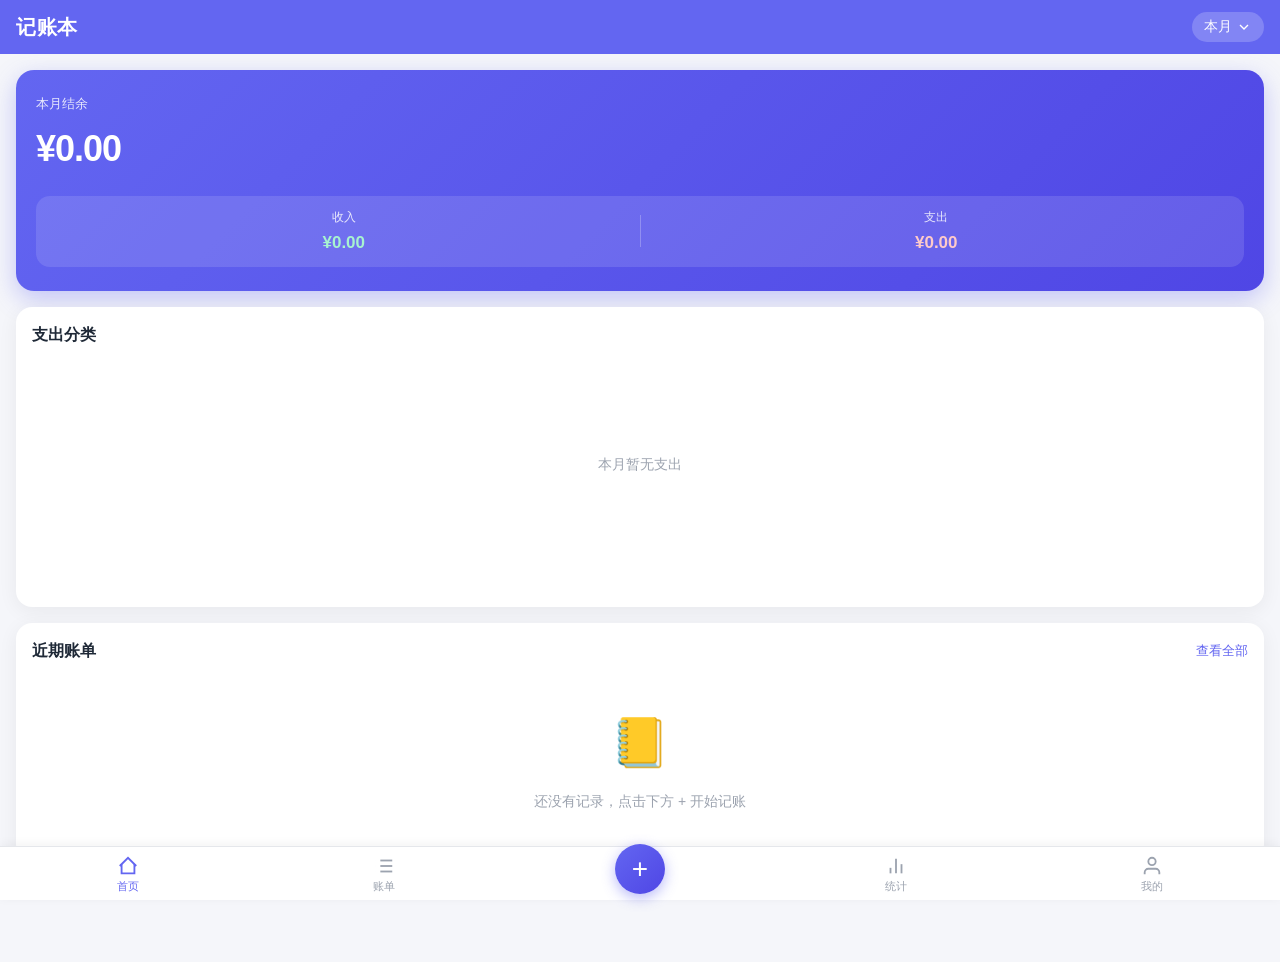
<file: index.html>
<!DOCTYPE html>
<html lang="zh-CN">
<head>
<meta charset="UTF-8" />
<meta name="viewport" content="width=device-width, initial-scale=1.0, maximum-scale=1.0, user-scalable=no, viewport-fit=cover" />
<meta name="apple-mobile-web-app-capable" content="yes" />
<meta name="apple-mobile-web-app-status-bar-style" content="black-translucent" />
<meta name="apple-mobile-web-app-title" content="记账本" />
<meta name="theme-color" content="#6366f1" />
<title>记账本</title>
<link rel="manifest" href="manifest.json" />
<link rel="apple-touch-icon" href="icons/icon-192.png" />
<link rel="stylesheet" href="css/style.css" />
</head>
<body>

<!-- 顶部状态栏占位 -->
<div class="safe-top"></div>

<!-- 主容器 -->
<div class="app">

  <!-- 顶部栏 -->
  <header class="header">
    <div class="header-left">
      <h1 class="app-title">记账本</h1>
    </div>
    <div class="header-right">
      <button class="icon-btn" id="btn-month-picker" aria-label="选择月份">
        <span id="current-month-text">本月</span>
        <svg width="16" height="16" viewBox="0 0 24 24" fill="none" stroke="currentColor" stroke-width="2"><polyline points="6 9 12 15 18 9"/></svg>
      </button>
    </div>
  </header>

  <!-- 页面：首页 -->
  <main class="page active" id="page-home">
    <!-- 余额卡片 -->
    <section class="balance-card">
      <div class="balance-label">本月结余</div>
      <div class="balance-amount" id="balance-amount">¥0.00</div>
      <div class="balance-row">
        <div class="balance-item">
          <div class="balance-item-label">收入</div>
          <div class="balance-item-amount income" id="income-amount">¥0.00</div>
        </div>
        <div class="balance-divider"></div>
        <div class="balance-item">
          <div class="balance-item-label">支出</div>
          <div class="balance-item-amount expense" id="expense-amount">¥0.00</div>
        </div>
      </div>
    </section>

    <!-- 分类支出占比 -->
    <section class="card">
      <div class="card-header">
        <h2 class="card-title">支出分类</h2>
      </div>
      <div class="chart-wrap">
        <canvas id="category-chart" width="400" height="220"></canvas>
      </div>
      <div class="category-legend" id="category-legend"></div>
    </section>

    <!-- 近期账单 -->
    <section class="card">
      <div class="card-header">
        <h2 class="card-title">近期账单</h2>
        <button class="text-btn" id="btn-view-all">查看全部</button>
      </div>
      <div class="tx-list" id="recent-tx-list">
        <div class="empty-state">
          <div class="empty-icon">📒</div>
          <div class="empty-text">还没有记录，点击下方 + 开始记账</div>
        </div>
      </div>
    </section>
  </main>

  <!-- 页面：账单列表 -->
  <main class="page" id="page-list">
    <div class="filter-bar">
      <div class="seg-control" id="type-filter">
        <button class="seg-btn active" data-type="all">全部</button>
        <button class="seg-btn" data-type="expense">支出</button>
        <button class="seg-btn" data-type="income">收入</button>
      </div>
    </div>
    <div class="tx-list" id="full-tx-list"></div>
  </main>

  <!-- 页面：统计 -->
  <main class="page" id="page-stats">
    <section class="card">
      <div class="card-header">
        <h2 class="card-title">月度趋势</h2>
      </div>
      <div class="chart-wrap">
        <canvas id="trend-chart" width="400" height="220"></canvas>
      </div>
    </section>
    <section class="card">
      <div class="card-header">
        <h2 class="card-title">分类排行</h2>
      </div>
      <div id="category-ranking"></div>
    </section>
  </main>

  <!-- 页面：我的 -->
  <main class="page" id="page-profile">
    <section class="card">
      <div class="profile-header">
        <div class="avatar">💰</div>
        <div class="profile-info">
          <div class="profile-name">我的账本</div>
          <div class="profile-sub" id="profile-stat">共 0 笔记录</div>
        </div>
      </div>
    </section>

    <section class="card">
      <div class="menu-list">
        <button class="menu-item" id="btn-export">
          <span class="menu-icon">📤</span>
          <span class="menu-text">导出数据</span>
          <span class="menu-arrow">›</span>
        </button>
        <button class="menu-item" id="btn-import">
          <span class="menu-icon">📥</span>
          <span class="menu-text">导入数据</span>
          <span class="menu-arrow">›</span>
        </button>
        <input type="file" id="import-file" accept="application/json" hidden />
        <button class="menu-item" id="btn-manage-categories">
          <span class="menu-icon">🏷️</span>
          <span class="menu-text">分类管理</span>
          <span class="menu-arrow">›</span>
        </button>
      </div>
    </section>

    <section class="card">
      <div class="menu-list">
        <button class="menu-item danger" id="btn-clear-all">
          <span class="menu-icon">🗑️</span>
          <span class="menu-text">清空所有数据</span>
          <span class="menu-arrow">›</span>
        </button>
      </div>
    </section>

    <div class="version">记账本 v1.0 · 离线可用</div>
  </main>

  <!-- 底部导航 -->
  <nav class="tabbar">
    <button class="tab-btn active" data-page="home">
      <svg viewBox="0 0 24 24" fill="none" stroke="currentColor" stroke-width="2"><path d="M3 12l9-9 9 9"/><path d="M5 10v10h14V10"/></svg>
      <span>首页</span>
    </button>
    <button class="tab-btn" data-page="list">
      <svg viewBox="0 0 24 24" fill="none" stroke="currentColor" stroke-width="2"><line x1="8" y1="6" x2="21" y2="6"/><line x1="8" y1="12" x2="21" y2="12"/><line x1="8" y1="18" x2="21" y2="18"/><line x1="3" y1="6" x2="3.01" y2="6"/><line x1="3" y1="12" x2="3.01" y2="12"/><line x1="3" y1="18" x2="3.01" y2="18"/></svg>
      <span>账单</span>
    </button>
    <button class="tab-btn add-btn" data-page="add" id="btn-add">
      <span class="add-icon">+</span>
    </button>
    <button class="tab-btn" data-page="stats">
      <svg viewBox="0 0 24 24" fill="none" stroke="currentColor" stroke-width="2"><line x1="18" y1="20" x2="18" y2="10"/><line x1="12" y1="20" x2="12" y2="4"/><line x1="6" y1="20" x2="6" y2="14"/></svg>
      <span>统计</span>
    </button>
    <button class="tab-btn" data-page="profile">
      <svg viewBox="0 0 24 24" fill="none" stroke="currentColor" stroke-width="2"><path d="M20 21v-2a4 4 0 0 0-4-4H8a4 4 0 0 0-4 4v2"/><circle cx="12" cy="7" r="4"/></svg>
      <span>我的</span>
    </button>
  </nav>
</div>

<!-- 新增记账弹窗 -->
<div class="modal-overlay" id="add-modal">
  <div class="modal">
    <div class="modal-header">
      <button class="modal-close" id="add-close">✕</button>
      <h3 class="modal-title" id="add-modal-title">记一笔</h3>
      <button class="modal-save" id="add-save">保存</button>
    </div>

    <!-- 类型切换 -->
    <div class="type-switch">
      <button class="type-btn active" data-type="expense">支出</button>
      <button class="type-btn" data-type="income">收入</button>
    </div>

    <!-- 金额 -->
    <div class="amount-input-wrap">
      <span class="currency">¥</span>
      <input type="number" class="amount-input" id="tx-amount" placeholder="0.00" inputmode="decimal" step="0.01" />
    </div>

    <!-- 分类 -->
    <div class="section-label">分类</div>
    <div class="category-grid" id="category-grid"></div>

    <!-- 日期 & 备注 -->
    <div class="field-row">
      <div class="field">
        <label class="field-label">日期</label>
        <input type="date" class="field-input" id="tx-date" />
      </div>
    </div>
    <div class="field-row">
      <div class="field full">
        <label class="field-label">备注</label>
        <input type="text" class="field-input" id="tx-note" placeholder="添加备注（可选）" maxlength="50" />
      </div>
    </div>
  </div>
</div>

<!-- 月份选择弹窗 -->
<div class="modal-overlay" id="month-modal">
  <div class="modal small">
    <div class="modal-header">
      <button class="modal-close" id="month-close">✕</button>
      <h3 class="modal-title">选择月份</h3>
      <div style="width:30px"></div>
    </div>
    <div class="month-picker" id="month-picker"></div>
  </div>
</div>

<!-- 详情弹窗 -->
<div class="modal-overlay" id="detail-modal">
  <div class="modal small">
    <div class="modal-header">
      <button class="modal-close" id="detail-close">✕</button>
      <h3 class="modal-title">账单详情</h3>
      <button class="modal-save danger" id="detail-delete">删除</button>
    </div>
    <div class="detail-content" id="detail-content"></div>
  </div>
</div>

<!-- 分类管理弹窗 -->
<div class="modal-overlay" id="cat-modal">
  <div class="modal">
    <div class="modal-header">
      <button class="modal-close" id="cat-close">✕</button>
      <h3 class="modal-title">分类管理</h3>
      <button class="modal-save" id="cat-add">新增</button>
    </div>
    <div class="cat-tabs">
      <button class="cat-tab active" data-type="expense">支出</button>
      <button class="cat-tab" data-type="income">收入</button>
    </div>
    <div class="cat-list" id="cat-list"></div>
  </div>
</div>

<!-- Toast -->
<div class="toast" id="toast"></div>

<script src="js/app.js"></script>
</body>
</html>
</file>
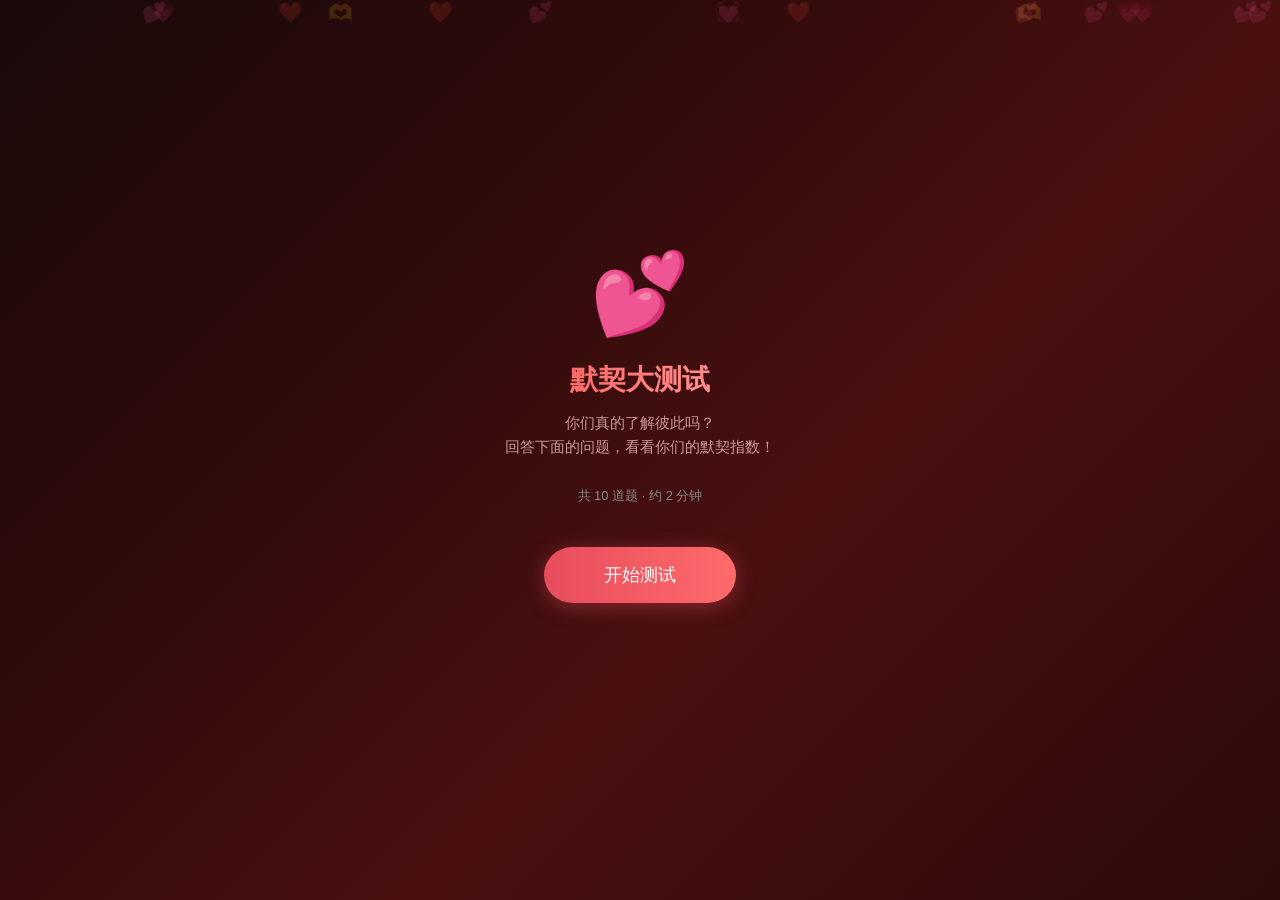
<file: 情侣默契测试.html>
<!DOCTYPE html>
<html lang="zh-CN">
<head>
<meta charset="UTF-8">
<meta name="viewport" content="width=device-width, initial-scale=1.0, maximum-scale=1.0, user-scalable=no">
<title>默契大测试</title>
<style>
  * { margin: 0; padding: 0; box-sizing: border-box; }
  body {
    background: linear-gradient(135deg, #1a0a0a 0%, #2d0a0a 30%, #4a1010 60%, #2d0a0a 100%);
    min-height: 100vh;
    font-family: -apple-system, BlinkMacSystemFont, "Segoe UI", "PingFang SC", "Hiragino Sans GB", "Microsoft YaHei", sans-serif;
    color: #fff;
    overflow-x: hidden;
  }
  .container { max-width: 520px; margin: 0 auto; padding: 20px 16px 40px; }

  /* === 欢迎页 === */
  .welcome {
    display: flex;
    flex-direction: column;
    align-items: center;
    justify-content: center;
    min-height: 90vh;
    text-align: center;
  }
  .heart-emoji { font-size: 80px; animation: heartbeat 1.2s ease-in-out infinite; margin-bottom: 20px; }
  @keyframes heartbeat {
    0%, 100% { transform: scale(1); }
    15% { transform: scale(1.15); }
    30% { transform: scale(1); }
    45% { transform: scale(1.1); }
  }
  .welcome h1 { font-size: 28px; margin-bottom: 12px; background: linear-gradient(90deg, #ff6b6b, #ff8e8e); -webkit-background-clip: text; -webkit-text-fill-color: transparent; }
  .welcome p { font-size: 15px; color: #cc9999; margin-bottom: 40px; line-height: 1.6; }
  .btn-start {
    background: linear-gradient(90deg, #e74c5c, #ff6b6b);
    border: none; border-radius: 50px; padding: 16px 60px;
    font-size: 18px; color: #fff; cursor: pointer;
    box-shadow: 0 4px 20px rgba(231, 76, 92, 0.4);
    transition: transform 0.2s, box-shadow 0.2s;
  }
  .btn-start:active { transform: scale(0.96); }

  /* === 答题页 === */
  .quiz { display: none; }
  .progress-bar {
    width: 100%; height: 6px; background: rgba(255,255,255,0.1);
    border-radius: 3px; margin-bottom: 30px; overflow: hidden;
  }
  .progress-fill {
    height: 100%; background: linear-gradient(90deg, #e74c5c, #ff6b6b);
    border-radius: 3px; transition: width 0.4s ease;
  }
  .question-num { font-size: 13px; color: #999; margin-bottom: 8px; }
  .question-text {
    font-size: 20px; font-weight: 600; line-height: 1.5;
    margin-bottom: 30px; color: #fff;
  }
  .options { display: flex; flex-direction: column; gap: 12px; }
  .option-btn {
    background: rgba(255,255,255,0.08);
    border: 1.5px solid rgba(255,255,255,0.15);
    border-radius: 14px; padding: 16px 20px;
    font-size: 16px; color: #eee; cursor: pointer;
    text-align: left; transition: all 0.25s;
    line-height: 1.5;
  }
  .option-btn:active { transform: scale(0.98); }
  .option-btn.selected {
    background: rgba(231, 76, 92, 0.3);
    border-color: #e74c5c;
    color: #ff8e8e;
  }

  /* === 结果页 === */
  .result { display: none; text-align: center; padding-top: 40px; }
  .heart-container {
    position: relative; width: 220px; height: 220px;
    margin: 0 auto 30px;
  }
  .heart-svg { width: 220px; height: 220px; }
  .heart-bg { fill: #2a0a0a; }
  .heart-fill { fill: url(#heartGrad); transition: all 1s ease; }
  .score-text {
    position: absolute; top: 50%; left: 50%;
    transform: translate(-50%, -50%);
    font-size: 52px; font-weight: 800; color: #fff;
    text-shadow: 0 2px 10px rgba(0,0,0,0.5);
  }
  .score-label { font-size: 15px; color: #cc9999; margin-bottom: 8px; }
  .result-title { font-size: 24px; font-weight: 700; margin-bottom: 12px; }
  .result-desc { font-size: 15px; color: #cc9999; line-height: 1.7; margin-bottom: 30px; padding: 0 10px; }
  .btn-restart {
    background: rgba(255,255,255,0.1);
    border: 1.5px solid rgba(255,255,255,0.2);
    border-radius: 50px; padding: 12px 40px;
    font-size: 16px; color: #fff; cursor: pointer;
    transition: all 0.2s;
  }
  .btn-restart:active { transform: scale(0.96); }

  /* 过渡动画 */
  .fade { animation: fadeIn 0.4s ease; }
  @keyframes fadeIn { from { opacity: 0; transform: translateY(10px); } to { opacity: 1; transform: translateY(0); } }

  /* 浮动爱心背景 */
  .floating-hearts { position: fixed; top: 0; left: 0; width: 100%; height: 100%; pointer-events: none; z-index: 0; overflow: hidden; }
  .float-heart { position: absolute; font-size: 20px; opacity: 0.15; animation: floatUp 8s linear infinite; }
  @keyframes floatUp {
    0% { transform: translateY(100vh) rotate(0deg); opacity: 0; }
    10% { opacity: 0.15; }
    90% { opacity: 0.15; }
    100% { transform: translateY(-10vh) rotate(360deg); opacity: 0; }
  }
</style>
</head>
<body>

<div class="floating-hearts" id="floatHearts"></div>

<div class="container">

  <!-- 欢迎页 -->
  <div class="welcome" id="welcomePage">
    <div class="heart-emoji">💕</div>
    <h1>默契大测试</h1>
    <p>你们真的了解彼此吗？<br>回答下面的问题，看看你们的默契指数！<br><br><span style="font-size:13px;color:#888;">共 10 道题 · 约 2 分钟</span></p>
    <button class="btn-start" onclick="startQuiz()">开始测试</button>
  </div>

  <!-- 答题页 -->
  <div class="quiz" id="quizPage">
    <div class="progress-bar"><div class="progress-fill" id="progressFill"></div></div>
    <div class="question-num" id="questionNum"></div>
    <div class="question-text" id="questionText"></div>
    <div class="options" id="optionsBox"></div>
  </div>

  <!-- 结果页 -->
  <div class="result" id="resultPage">
    <div class="heart-container">
      <svg class="heart-svg" viewBox="0 0 100 90">
        <defs>
          <linearGradient id="heartGrad" x1="0%" y1="0%" x2="100%" y2="100%">
            <stop offset="0%" style="stop-color:#ff4d6d"/>
            <stop offset="100%" style="stop-color:#ff8e8e"/>
          </linearGradient>
        </defs>
        <path class="heart-bg" d="M50,88 C20,60 5,40 5,25 C5,10 20,0 35,0 C43,0 50,7 50,7 C50,7 57,0 65,0 C80,0 95,10 95,25 C95,40 80,60 50,88 Z"/>
        <path class="heart-fill" id="heartFill" d="M50,88 C20,60 5,40 5,25 C5,10 20,0 35,0 C43,0 50,7 50,7 C50,7 57,0 65,0 C80,0 95,10 95,25 C95,40 80,60 50,88 Z" clip-path="url(#clip0)"/>
        <clipPath id="clip0"><rect id="clipRect" x="0" y="90" width="100" height="0"/></clipPath>
      </svg>
      <div class="score-text" id="scoreText">0%</div>
    </div>
    <div class="score-label">默契指数</div>
    <div class="result-title" id="resultTitle"></div>
    <div class="result-desc" id="resultDesc"></div>
    <button class="btn-restart" onclick="restart()">再测一次</button>
  </div>

</div>

<script>
// ═══ 题目数据（可自定义修改） ═══
const questions = [
  {
    q: "对方最希望你做什么？",
    options: ["玩耍", "不讲道理", "边玩耍边学习", "先学习好再玩耍"],
    scores: [30, 0, 60, 100]
  },
  {
    q: "对方现在最想去的城市？",
    options: ["北京", "西藏", "西安", "外国"],
    scores: [100, 60, 30, 0]
  },
  {
    q: "对方最喜欢的事情是？",
    options: ["学习", "看电视", "看手机", "睡觉"],
    scores: [100, 60, 30, 0]
  },
  {
    q: "对方生气的时候最希望你怎么哄？",
    options: ["承认错误并改正错误", "承认错误", "道歉", "不哄"],
    scores: [100, 70, 40, 0]
  },
  {
    q: "对方最不喜欢你的行为？",
    options: ["不讲道理", "吃饭慢", "学习慢", "不知道"],
    scores: [100, 60, 20, 0]
  },
  {
    q: "对方最害怕的东西是什么？",
    options: ["狗", "蛇", "虫子", "班主任"],
    scores: [30, 100, 60, 0]
  },
  {
    q: "对方的生日是哪天？",
    options: ["01.18", "02.21", "03.15", "不知道"],
    scores: [100, 60, 30, 0]
  },
  {
    q: "对方希望你在他生日时送什么礼物？",
    options: ["衣服", "钱", "拥抱", "请他吃饭"],
    scores: [60, 100, 20, 0]
  },
  {
    q: "对方最近最想做的事是什么？",
    options: ["买衣服", "买手机", "买电脑", "完全不知道"],
    scores: [100, 60, 30, 0]
  },
  {
    q: "你认为你为对方做过最感动的一件事是？",
    options: ["能说出好几件具体的事", "能说出一件", "大概有印象但说不清", "想不起来"],
    scores: [100, 60, 30, 0]
  }
];

// ═══ 状态 ═══
let current = 0;
let totalScore = 0;
let answers = [];

// ═══ 浮动爱心背景 ═══
function createFloatingHearts() {
  const container = document.getElementById('floatHearts');
  const symbols = ['❤️', '💕', '💗', '💓', '🫶'];
  for (let i = 0; i < 15; i++) {
    const span = document.createElement('span');
    span.className = 'float-heart';
    span.textContent = symbols[Math.floor(Math.random() * symbols.length)];
    span.style.left = Math.random() * 100 + '%';
    span.style.animationDelay = Math.random() * 8 + 's';
    span.style.animationDuration = (6 + Math.random() * 6) + 's';
    container.appendChild(span);
  }
}

// ═══ 开始答题 ═══
function startQuiz() {
  current = 0;
  totalScore = 0;
  answers = [];
  document.getElementById('welcomePage').style.display = 'none';
  document.getElementById('resultPage').style.display = 'none';
  document.getElementById('quizPage').style.display = 'block';
  showQuestion();
}

// ═══ 显示题目 ═══
function showQuestion() {
  const q = questions[current];
  document.getElementById('questionNum').textContent = `第 ${current + 1} / ${questions.length} 题`;
  document.getElementById('questionText').textContent = q.q;
  document.getElementById('progressFill').style.width = ((current) / questions.length * 100) + '%';

  const box = document.getElementById('optionsBox');
  box.innerHTML = '';
  q.options.forEach((opt, i) => {
    const btn = document.createElement('button');
    btn.className = 'option-btn fade';
    btn.textContent = opt;
    btn.onclick = () => selectOption(i, btn);
    box.appendChild(btn);
  });
}

// ═══ 选择答案 ═══
function selectOption(index, btn) {
  // 标记选中
  const allBtns = document.querySelectorAll('.option-btn');
  allBtns.forEach(b => b.classList.remove('selected'));
  btn.classList.add('selected');

  // 记录分数
  totalScore += questions[current].scores[index];
  answers.push(index);

  // 延迟跳下一题
  setTimeout(() => {
    current++;
    if (current < questions.length) {
      showQuestion();
    } else {
      showResult();
    }
  }, 350);
}

// ═══ 显示结果 ═══
function showResult() {
  document.getElementById('quizPage').style.display = 'none';
  document.getElementById('resultPage').style.display = 'block';

  const percent = Math.round(totalScore / questions.length);
  document.getElementById('progressFill').style.width = '100%';

  // 爱心填充动画
  const clipRect = document.getElementById('clipRect');
  const scoreText = document.getElementById('scoreText');
  let currentP = 0;
  const targetP = percent;
  const step = targetP / 40;
  const timer = setInterval(() => {
    currentP += step;
    if (currentP >= targetP) { currentP = targetP; clearInterval(timer); }
    clipRect.setAttribute('height', (currentP / 100 * 90).toFixed(2));
    clipRect.setAttribute('y', (90 - currentP / 100 * 90).toFixed(2));
    scoreText.textContent = Math.round(currentP) + '%';
  }, 30);

  // 评语
  let title, desc;
  if (percent >= 90) {
    title = "💘 默契满分！"; desc = "天呐！你们简直是彼此肚子里的蛔虫！不是天生一对，哪能这么懂对方？祝你们永远这么甜！";
  } else if (percent >= 70) {
    title = "💗 非常默契！"; desc = "你们对彼此的了解已经相当深入了！继续保持这份用心和关注，你们的感情会越来越牢固。";
  } else if (percent >= 50) {
    title = "💛 还过得去！"; desc = "你们对彼此有一定的了解，但还有很多值得去探索的惊喜。多聊聊、多关心，默契是可以培养的！";
  } else if (percent >= 30) {
    title = "🧡 基础了解"; desc = "看来你们还需要更多时间互相了解哦～多花点心思在对方身上，你会发现不一样的Ta！";
  } else {
    title = "💔 路人甲乙"; desc = "emmm…建议你们放下手机，好好聊聊彼此吧！默契不是天生的，是需要用心经营的。加油！";
  }

  document.getElementById('resultTitle').textContent = title;
  document.getElementById('resultDesc').textContent = desc;
}

// ═══ 重新开始 ═══
function restart() {
  startQuiz();
}

// ═══ 初始化 ═══
createFloatingHearts();
</script>
</body>
</html>
</file>
<file: css/style.css>
:root {
  --primary: #6366f1;
  --primary-light: #818cf8;
  --primary-dark: #4f46e5;
  --income: #10b981;
  --expense: #ef4444;
  --bg: #f5f6fa;
  --card-bg: #ffffff;
  --text: #1f2937;
  --text-2: #6b7280;
  --text-3: #9ca3af;
  --border: #e5e7eb;
  --safe-top: env(safe-area-inset-top, 0px);
  --safe-bottom: env(safe-area-inset-bottom, 0px);
  --shadow: 0 4px 20px rgba(0,0,0,0.06);
}

@media (prefers-color-scheme: dark) {
  :root {
    --bg: #0f1115;
    --card-bg: #1a1d24;
    --text: #f3f4f6;
    --text-2: #9ca3af;
    --text-3: #6b7280;
    --border: #2a2d36;
    --shadow: 0 4px 20px rgba(0,0,0,0.3);
  }
}

* { box-sizing: border-box; margin: 0; padding: 0; -webkit-tap-highlight-color: transparent; }
html, body { height: 100%; overscroll-behavior: none; }
body {
  font-family: -apple-system, BlinkMacSystemFont, "SF Pro Text", "PingFang SC", "Helvetica Neue", Arial, sans-serif;
  background: var(--bg);
  color: var(--text);
  font-size: 15px;
  line-height: 1.5;
  -webkit-font-smoothing: antialiased;
}

.safe-top { height: var(--safe-top); background: var(--primary); position: fixed; top: 0; left: 0; right: 0; z-index: 100; }

.app {
  min-height: 100vh;
  padding-bottom: calc(70px + var(--safe-bottom));
}

/* Header */
.header {
  position: sticky;
  top: 0;
  z-index: 50;
  display: flex;
  align-items: center;
  justify-content: space-between;
  padding: 12px 16px;
  background: var(--primary);
  color: #fff;
  padding-top: calc(12px + var(--safe-top));
}
.app-title { font-size: 20px; font-weight: 700; letter-spacing: 0.5px; }
.icon-btn {
  display: inline-flex;
  align-items: center;
  gap: 4px;
  background: rgba(255,255,255,0.2);
  border: none;
  color: #fff;
  padding: 6px 12px;
  border-radius: 20px;
  font-size: 14px;
  font-weight: 500;
  cursor: pointer;
}

/* Pages */
.page { display: none; padding: 16px; animation: fadeIn 0.25s ease; }
.page.active { display: block; }
@keyframes fadeIn { from { opacity: 0; transform: translateY(8px); } to { opacity: 1; transform: translateY(0); } }

/* Balance Card */
.balance-card {
  background: linear-gradient(135deg, var(--primary) 0%, var(--primary-dark) 100%);
  color: #fff;
  border-radius: 18px;
  padding: 24px 20px;
  margin-bottom: 16px;
  box-shadow: 0 8px 24px rgba(99,102,241,0.35);
}
.balance-label { font-size: 13px; opacity: 0.85; margin-bottom: 8px; }
.balance-amount { font-size: 36px; font-weight: 700; letter-spacing: -1px; margin-bottom: 20px; font-variant-numeric: tabular-nums; }
.balance-row { display: flex; align-items: center; background: rgba(255,255,255,0.12); border-radius: 14px; padding: 12px; }
.balance-item { flex: 1; text-align: center; }
.balance-item-label { font-size: 12px; opacity: 0.85; margin-bottom: 4px; }
.balance-item-amount { font-size: 17px; font-weight: 600; font-variant-numeric: tabular-nums; }
.balance-item-amount.income { color: #a7f3d0; }
.balance-item-amount.expense { color: #fecaca; }
.balance-divider { width: 1px; height: 32px; background: rgba(255,255,255,0.25); }

/* Generic Card */
.card {
  background: var(--card-bg);
  border-radius: 16px;
  padding: 16px;
  margin-bottom: 16px;
  box-shadow: var(--shadow);
}
.card-header { display: flex; align-items: center; justify-content: space-between; margin-bottom: 12px; }
.card-title { font-size: 16px; font-weight: 600; }
.text-btn { background: none; border: none; color: var(--primary); font-size: 13px; cursor: pointer; font-weight: 500; }

/* Chart */
.chart-wrap { position: relative; width: 100%; }
.chart-wrap canvas { width: 100%; height: auto; display: block; }

/* Category legend */
.category-legend { display: grid; grid-template-columns: 1fr 1fr; gap: 8px; margin-top: 12px; }
.legend-item { display: flex; align-items: center; gap: 8px; font-size: 13px; }
.legend-dot { width: 10px; height: 10px; border-radius: 50%; flex-shrink: 0; }
.legend-label { flex: 1; color: var(--text-2); overflow: hidden; text-overflow: ellipsis; white-space: nowrap; }
.legend-value { font-weight: 600; font-variant-numeric: tabular-nums; }

/* Transaction list */
.tx-list { }
.tx-day-group { margin-bottom: 8px; }
.tx-day-header {
  display: flex; justify-content: space-between; align-items: center;
  padding: 8px 4px; font-size: 12px; color: var(--text-2); font-weight: 500;
}
.tx-item {
  display: flex; align-items: center; gap: 12px;
  padding: 12px 8px; border-bottom: 0.5px solid var(--border);
  cursor: pointer;
}
.tx-item:last-child { border-bottom: none; }
.tx-icon {
  width: 40px; height: 40px; border-radius: 12px;
  display: flex; align-items: center; justify-content: center;
  font-size: 20px; flex-shrink: 0; background: var(--bg);
}
.tx-info { flex: 1; min-width: 0; }
.tx-name { font-size: 15px; font-weight: 500; }
.tx-sub { font-size: 12px; color: var(--text-3); margin-top: 2px; overflow: hidden; text-overflow: ellipsis; white-space: nowrap; }
.tx-amount { font-size: 16px; font-weight: 600; font-variant-numeric: tabular-nums; flex-shrink: 0; }
.tx-amount.income { color: var(--income); }
.tx-amount.expense { color: var(--expense); }

.empty-state { text-align: center; padding: 32px 16px; color: var(--text-3); }
.empty-icon { font-size: 48px; margin-bottom: 12px; }
.empty-text { font-size: 14px; }

/* Filter */
.filter-bar { margin-bottom: 12px; }
.seg-control {
  display: flex; background: var(--card-bg); border-radius: 10px;
  padding: 3px; box-shadow: var(--shadow);
}
.seg-btn {
  flex: 1; border: none; background: none; padding: 8px;
  border-radius: 8px; font-size: 14px; color: var(--text-2); cursor: pointer;
  font-weight: 500; transition: all 0.2s;
}
.seg-btn.active { background: var(--primary); color: #fff; }

/* Tabbar */
.tabbar {
  position: fixed; bottom: 0; left: 0; right: 0;
  display: flex; align-items: flex-end; justify-content: space-around;
  background: var(--card-bg);
  padding-bottom: var(--safe-bottom);
  box-shadow: 0 -2px 10px rgba(0,0,0,0.05);
  z-index: 60;
  border-top: 0.5px solid var(--border);
}
.tab-btn {
  flex: 1; display: flex; flex-direction: column; align-items: center;
  gap: 2px; padding: 8px 0 6px; background: none; border: none;
  color: var(--text-3); cursor: pointer; font-size: 11px; font-weight: 500;
  transition: color 0.2s;
}
.tab-btn svg { width: 22px; height: 22px; }
.tab-btn.active { color: var(--primary); }
.tab-btn.add-btn { margin-top: -22px; }
.add-icon {
  width: 50px; height: 50px; border-radius: 50%;
  background: linear-gradient(135deg, var(--primary) 0%, var(--primary-dark) 100%);
  color: #fff; display: flex; align-items: center; justify-content: center;
  font-size: 28px; font-weight: 300; line-height: 1;
  box-shadow: 0 4px 14px rgba(99,102,241,0.45);
}

/* Modal */
.modal-overlay {
  position: fixed; inset: 0; background: rgba(0,0,0,0.45);
  display: none; align-items: flex-end; justify-content: center;
  z-index: 200;
}
.modal-overlay.show { display: flex; animation: fadeIn 0.2s ease; }
.modal {
  background: var(--card-bg);
  width: 100%; max-width: 500px;
  border-radius: 20px 20px 0 0;
  padding: 16px; padding-bottom: calc(16px + var(--safe-bottom));
  max-height: 90vh; overflow-y: auto;
  animation: slideUp 0.3s cubic-bezier(0.16, 1, 0.3, 1);
}
.modal.small { border-radius: 20px; margin: auto; max-height: 80vh; }
.modal-overlay:has(.small) { align-items: center; padding: 20px; }
@keyframes slideUp { from { transform: translateY(100%); } to { transform: translateY(0); } }

.modal-header {
  display: flex; align-items: center; justify-content: space-between;
  margin-bottom: 16px;
}
.modal-close, .modal-save {
  background: none; border: none; font-size: 16px; cursor: pointer;
  padding: 6px; color: var(--text-2);
}
.modal-save { color: var(--primary); font-weight: 600; font-size: 15px; }
.modal-save.danger { color: var(--expense); }
.modal-title { font-size: 17px; font-weight: 600; }

/* Type switch */
.type-switch {
  display: flex; background: var(--bg); border-radius: 12px; padding: 4px; margin-bottom: 16px;
}
.type-btn {
  flex: 1; border: none; background: none; padding: 10px;
  border-radius: 8px; font-size: 15px; color: var(--text-2); cursor: pointer;
  font-weight: 600; transition: all 0.2s;
}
.type-btn.active[data-type="expense"] { background: var(--expense); color: #fff; }
.type-btn.active[data-type="income"] { background: var(--income); color: #fff; }

/* Amount */
.amount-input-wrap {
  display: flex; align-items: baseline; gap: 4px;
  padding: 12px 0; border-bottom: 1px solid var(--border); margin-bottom: 20px;
}
.currency { font-size: 28px; font-weight: 600; color: var(--text-2); }
.amount-input {
  flex: 1; border: none; outline: none; background: none;
  font-size: 32px; font-weight: 700; color: var(--text);
  font-variant-numeric: tabular-nums;
}
.amount-input::placeholder { color: var(--text-3); }

.section-label { font-size: 13px; color: var(--text-2); font-weight: 500; margin-bottom: 10px; }

/* Category grid */
.category-grid {
  display: grid; grid-template-columns: repeat(5, 1fr); gap: 10px;
  margin-bottom: 20px;
}
.cat-option {
  display: flex; flex-direction: column; align-items: center; gap: 4px;
  padding: 8px 4px; border-radius: 12px; background: var(--bg);
  border: 2px solid transparent; cursor: pointer; transition: all 0.15s;
}
.cat-option.active { border-color: var(--primary); background: rgba(99,102,241,0.08); }
.cat-icon { font-size: 24px; line-height: 1; }
.cat-name { font-size: 11px; color: var(--text-2); text-align: center; }
.cat-option.active .cat-name { color: var(--primary); font-weight: 600; }

/* Fields */
.field-row { display: flex; gap: 12px; margin-bottom: 14px; }
.field { flex: 1; }
.field.full { flex: 1; }
.field-label { display: block; font-size: 12px; color: var(--text-2); margin-bottom: 6px; }
.field-input {
  width: 100%; padding: 10px 12px; border: 1px solid var(--border);
  border-radius: 10px; background: var(--bg); color: var(--text);
  font-size: 15px; outline: none;
}
.field-input:focus { border-color: var(--primary); }

/* Month picker */
.month-picker { display: grid; grid-template-columns: repeat(3, 1fr); gap: 10px; }
.month-btn {
  padding: 14px 8px; border: 1px solid var(--border); border-radius: 10px;
  background: var(--bg); color: var(--text); font-size: 14px; cursor: pointer;
  text-align: center; font-weight: 500;
}
.month-btn.active { background: var(--primary); color: #fff; border-color: var(--primary); }

/* Detail */
.detail-content { padding: 8px 0; }
.detail-row { display: flex; justify-content: space-between; padding: 10px 0; border-bottom: 0.5px solid var(--border); }
.detail-row:last-child { border-bottom: none; }
.detail-label { color: var(--text-2); font-size: 14px; }
.detail-value { font-size: 14px; font-weight: 500; }

/* Category management */
.cat-tabs { display: flex; gap: 8px; margin-bottom: 14px; }
.cat-tab {
  flex: 1; padding: 8px; border: none; background: var(--bg);
  border-radius: 8px; font-size: 14px; color: var(--text-2); cursor: pointer;
  font-weight: 500;
}
.cat-tab.active { background: var(--primary); color: #fff; }
.cat-list { }
.cat-row {
  display: flex; align-items: center; gap: 10px;
  padding: 10px; border-bottom: 0.5px solid var(--border);
}
.cat-row .cat-icon { font-size: 22px; }
.cat-row .cat-name { font-size: 14px; color: var(--text); flex: 1; }
.cat-row .cat-del { background: none; border: none; color: var(--expense); font-size: 18px; cursor: pointer; padding: 4px 8px; }

/* Profile */
.profile-header { display: flex; align-items: center; gap: 14px; }
.avatar {
  width: 56px; height: 56px; border-radius: 16px;
  background: linear-gradient(135deg, var(--primary-light), var(--primary));
  display: flex; align-items: center; justify-content: center; font-size: 28px;
}
.profile-name { font-size: 18px; font-weight: 600; }
.profile-sub { font-size: 13px; color: var(--text-2); margin-top: 2px; }

.menu-list { }
.menu-item {
  display: flex; align-items: center; gap: 12px;
  width: 100%; padding: 14px 8px; border: none; background: none;
  border-bottom: 0.5px solid var(--border);
  color: var(--text); font-size: 15px; cursor: pointer; text-align: left;
}
.menu-item:last-child { border-bottom: none; }
.menu-icon { font-size: 20px; }
.menu-text { flex: 1; }
.menu-arrow { color: var(--text-3); font-size: 20px; }
.menu-item.danger .menu-text { color: var(--expense); }

.version { text-align: center; font-size: 12px; color: var(--text-3); padding: 16px; }

/* Category ranking */
.rank-item { display: flex; align-items: center; gap: 10px; padding: 10px 0; border-bottom: 0.5px solid var(--border); }
.rank-item:last-child { border-bottom: none; }
.rank-icon { font-size: 22px; width: 32px; text-align: center; }
.rank-info { flex: 1; }
.rank-top { display: flex; justify-content: space-between; margin-bottom: 4px; }
.rank-name { font-size: 14px; font-weight: 500; }
.rank-amount { font-size: 14px; font-weight: 600; font-variant-numeric: tabular-nums; }
.rank-bar { height: 6px; background: var(--bg); border-radius: 3px; overflow: hidden; }
.rank-bar-fill { height: 100%; border-radius: 3px; transition: width 0.4s ease; }

/* Toast */
.toast {
  position: fixed; bottom: calc(90px + var(--safe-bottom)); left: 50%;
  transform: translateX(-50%) translateY(20px);
  background: rgba(0,0,0,0.85); color: #fff; padding: 10px 20px;
  border-radius: 20px; font-size: 14px; z-index: 300;
  opacity: 0; pointer-events: none; transition: all 0.3s ease;
}
.toast.show { opacity: 1; transform: translateX(-50%) translateY(0); }

/* Scrollbar */
::-webkit-scrollbar { width: 0; height: 0; }
</file>
